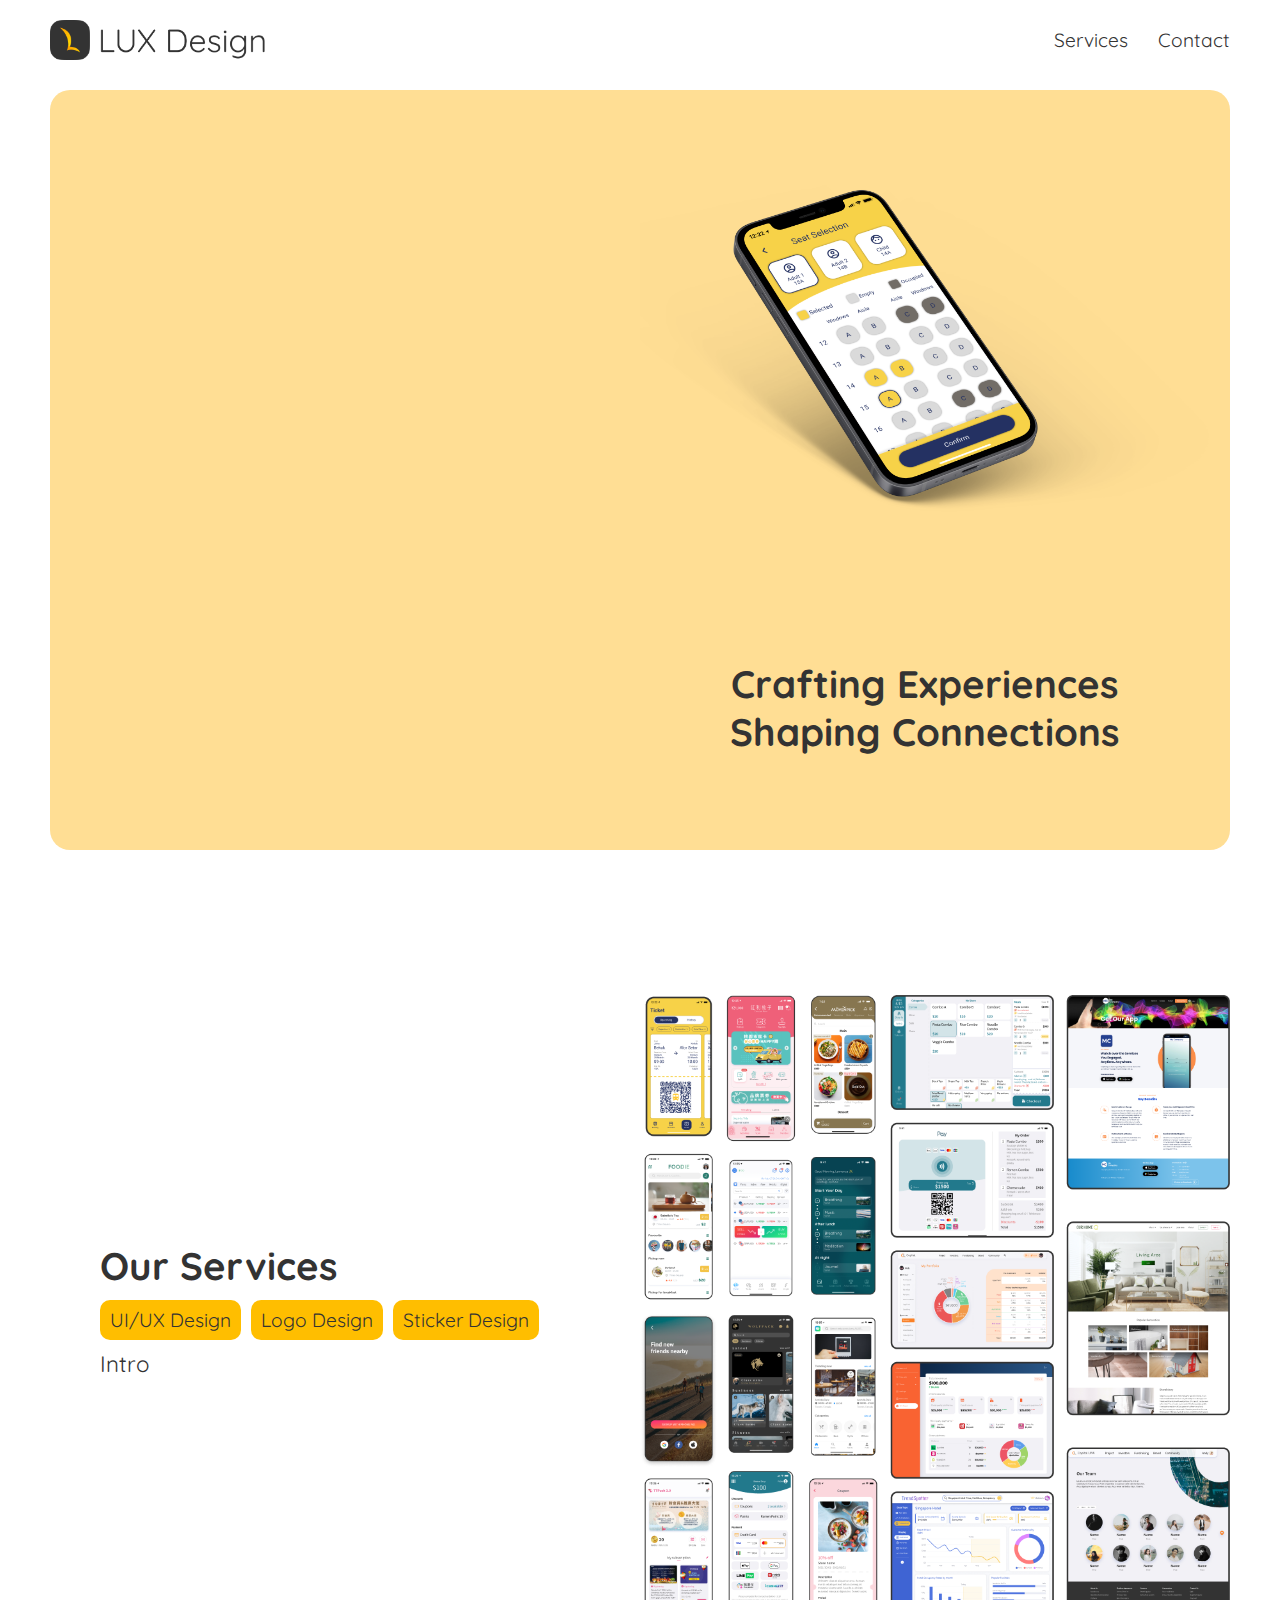
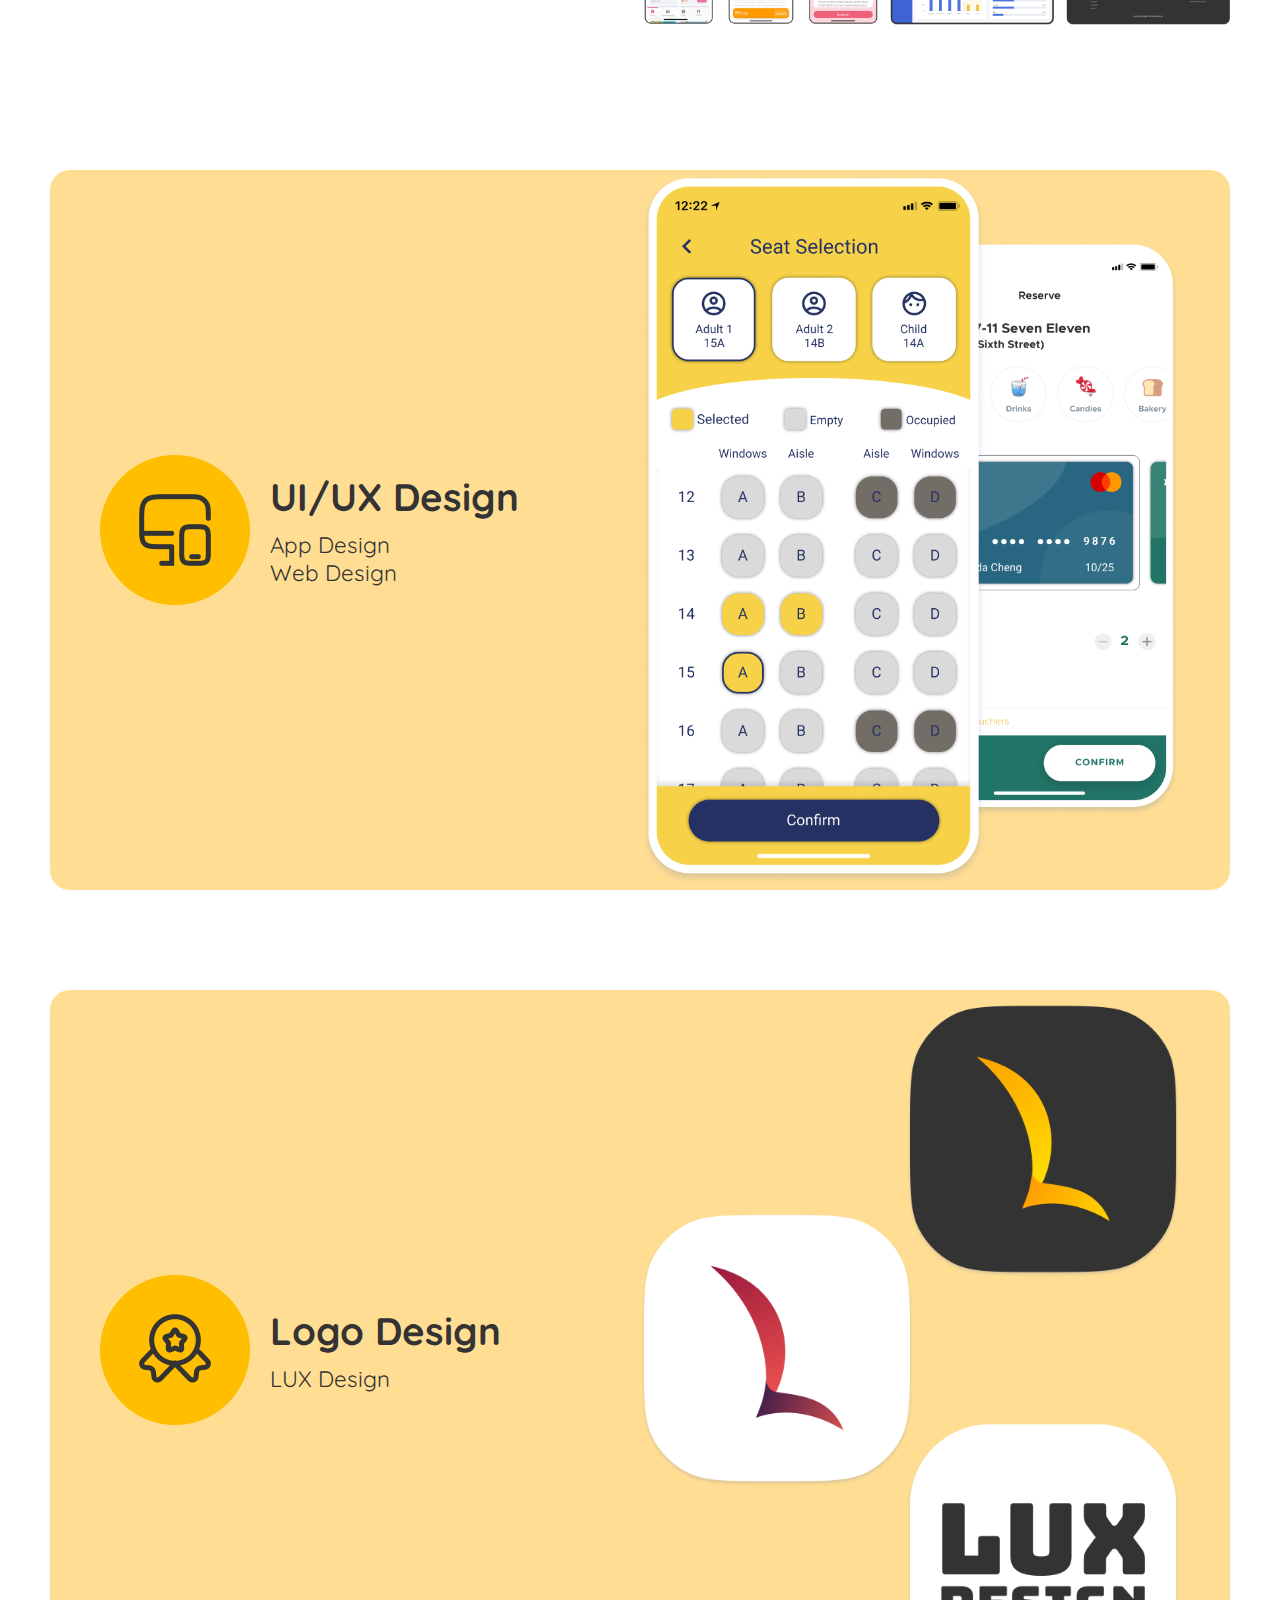
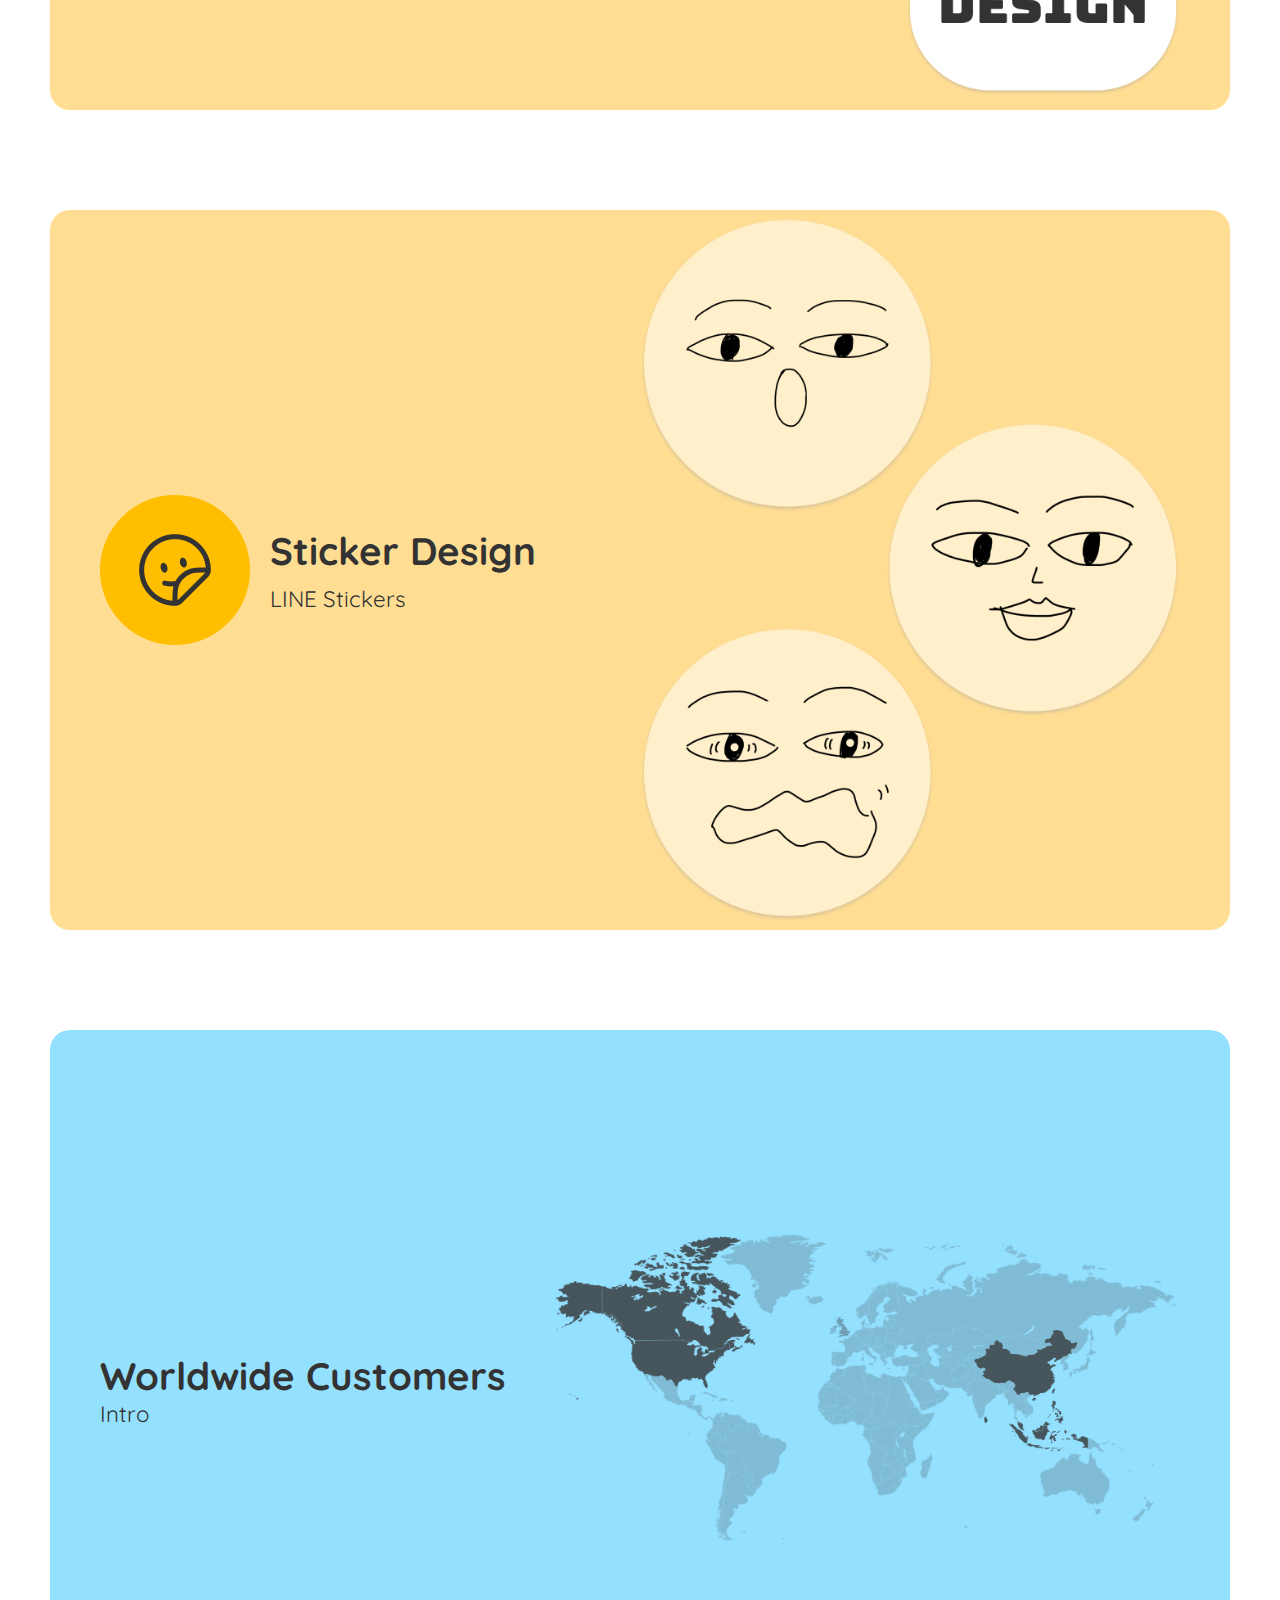
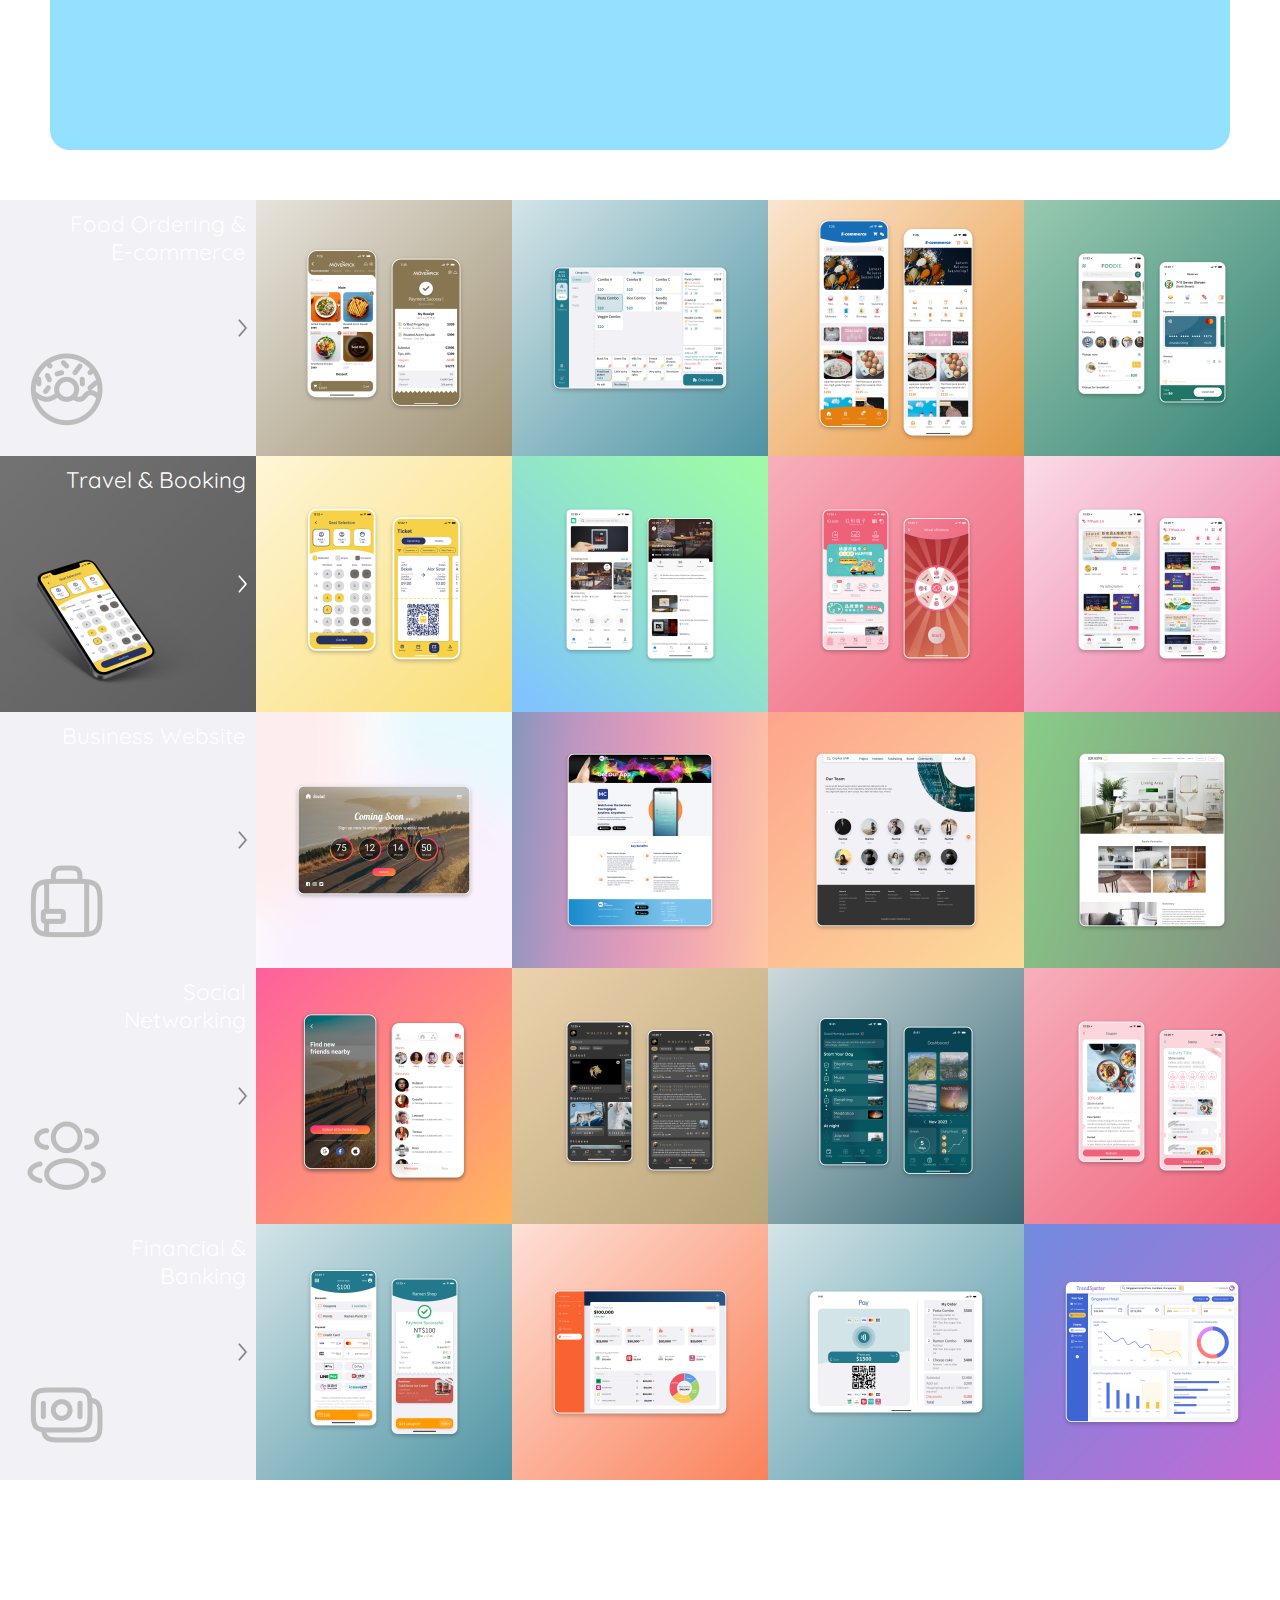
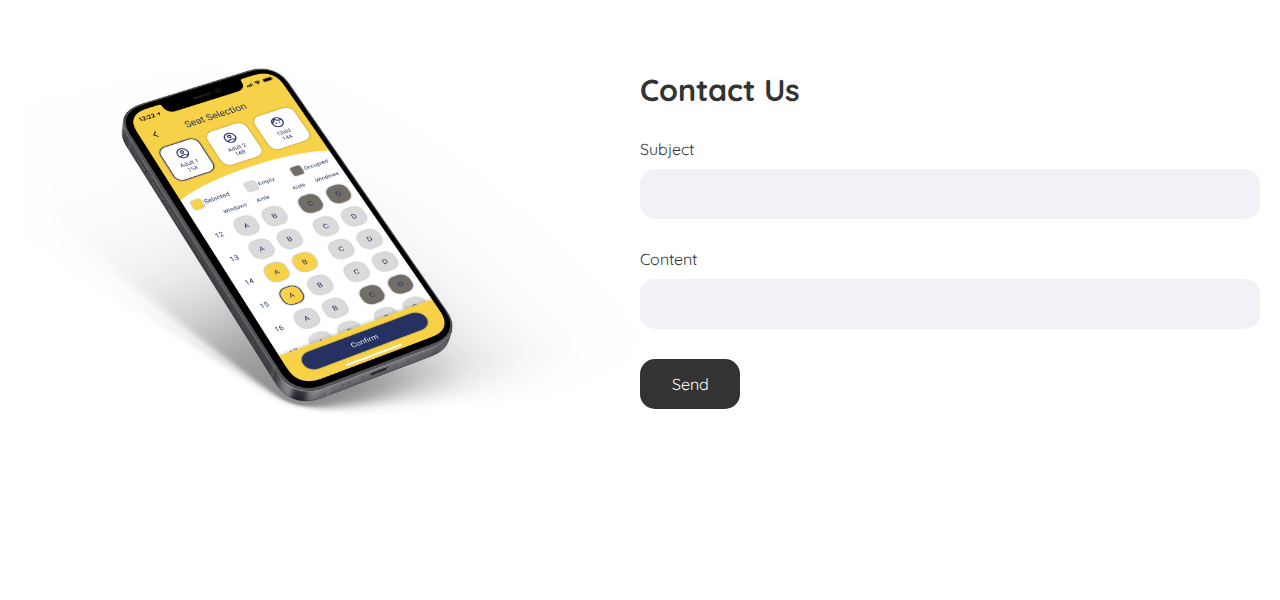
<file: dev/index.html>
<!DOCTYPE html>
<html lang="en" translate="no">
    <head>
        <title>LUX Design</title>
        <link rel="icon" type="image/png" href="../img/logo/favicon.png"/>
        <meta charset="UTF-8">
        <meta name="keywords" content="LUX Design">
        <meta name="description" content="UI/UX Design">
        <meta name="author" content="Lawrence">
        <meta name="format-detection" content="telephone=no">
        <meta name="viewport" content="width=device-width, initial-scale=1.0, maximum-scale=1.0, user-scalable=no"> <!-- Screen Ratio -->
        <meta name="google" content="notranslate">
        <meta property="og:title" content="LUX Design"/>
        <meta property="og:image" content="../img/OG.png"/>
        <meta property="og:description" content="UI/UX Design"/>
        <meta property="og:url" content="luxdesign.io"/>
        <meta property="og:image:width" content="1200"/>
        <meta property="og:image:height" content="627"/>
        <!-- CSS -->
        <link href="./css/style.less" rel="stylesheet/less" type="text/css"/>
    </head>
    <body id="home" class="home">
        <section class="header">
            <a class="logo" href="#covers"><img src="../img/logo/banner.png"></a>
            <div class="menus">
                <a class="menu" href="#services">
                    <span>Services</span>
                </a>
                <!-- <a class="menu" href="#portfolio">
                    <img src="../img/icon/portfolio.svg">
                    <span>Portfolio</span>
                </a> -->
                <!-- <a class="menu" href="#map">
                    <img src="../img/icon/customers.svg">
                    <span>Customers</span>
                </a> -->
                <a class="menu" href="#contact">
                    <!-- <img src="../img/icon/contact.svg"> -->
                    <span>Contact</span>
                </a>
            </div>
        </section>
        <section id="covers" class="covers">
            <div class="cover">
                <img class="img" src="../img/Contact.png">
                <span class="title">Crafting Experiences<br>Shaping Connections</span>
            </div>
        </section>
        <!-- Services -->
        <section id="services" class="services">
            <div class="area">
                <span class="title">Our Services</span>
                <div class="tags">
                    <a class="tag" href="#uiux"><span>UI/UX Design</span></a>
                    <a class="tag" href="#logo"><span>Logo Design</span></a>
                    <a class="tag" href="#sticker"><span>Sticker Design</span></a>
                </div>
                <span class="content">Intro</span>
            </div>
            <img src="../img/Services.png">
        </section>
        <section id="uiux" class="service">
            <div class="cover">
                <img class="logo" src="../img/icon/uiux.png">
                <div class="area">
                    <span class="title">UI/UX Design</span>
                    <span class="content">App Design<br>Web Design</span>
                </div>
                <img class="img" src="../img/UIUX.png">
            </div>
        </section>
        <section id="logo" class="service">
            <div class="cover">
                <img class="logo" src="../img/icon/logo.png">
                <div class="area">
                    <span class="title">Logo Design</span>
                    <span class="content">LUX Design</span>
                </div>
                <img class="img" src="../img/Logos.png">
            </div>
        </section>
        <section id="sticker" class="service">
            <div class="cover">
                <img class="logo" src="../img/icon/sticker.png">
                <div class="area">
                    <span class="title">Sticker Design</span>
                    <span class="content">LINE Stickers</span>
                </div>
                <img class="img" src="../img/Stickers.png">
            </div>
        </section>
        <!-- Intro -->
        <section id="customers" class="intro">
            <div class="cover">
                <div class="area">
                    <span class="title">Worldwide Customers</span>
                    <span class="content">Intro</span>
                </div>
                <img class="img" src="../img/Customers.png">
            </div>
        </section>
        <section id="portfolio" class="portfolios">
            <!-- Food Ordering & E-commerce -->
            <div class="category">
                <img src="../img/category/Food Ordering & E-commerce.png">
                <span class="title">Food Ordering & E-commerce</span>
            </div>
            <a class="portfolio" onclick="popPortfolio('quickclick')">
                <img src="../img/portfolio/QuickClick.png">
            </a>
            <a class="portfolio" onclick="popPortfolio('co')">
                <img src="../img/portfolio/CO.png">
            </a>
            <a class="portfolio" onclick="popPortfolio('ecommerce')">
                <img src="../img/portfolio/E-commerce.png">
            </a>
            <a class="portfolio" onclick="popPortfolio('foodie')">
                <img src="../img/portfolio/Foodie.png">
            </a>
            <!-- Travel & Booking -->
            <div class="category">
                <img src="../img/category/Travel & Booking.png">
                <span class="title">Travel & Booking</span>
            </div>
            <a class="portfolio" onclick="popPortfolio('trainTicketing')">
                <img src="../img/portfolio/Train Ticketing.png">
            </a>
            <a class="portfolio" onclick="popPortfolio('advertisement')">
                <img src="../img/portfolio/Advertisement.png">
            </a>
            <a class="portfolio" onclick="popPortfolio('taoyuanPoint')">
                <img src="../img/portfolio/Taoyuan Point.png">
            </a>
            <a class="portfolio" onclick="popPortfolio('ttpush')">
                <img src="../img/portfolio/TTPush.png">
            </a>
            <!-- Business Website -->
            <div class="category">
                <img src="../img/category/Business Website.png">
                <span class="title">Business Website</span>
            </div>
            <a class="portfolio" onclick="popPortfolio('countdown')">
                <img src="../img/portfolio/Countdown.png">
            </a>
            <a class="portfolio" onclick="popPortfolio('company')">
                <img src="../img/portfolio/Company.png">
            </a>
            <a class="portfolio" onclick="popPortfolio('capitalLink')">
                <img src="../img/portfolio/Capital LINK.png">
            </a>
            <a class="portfolio" onclick="popPortfolio('interiorDesign')">
                <img src="../img/portfolio/Interior design.png">
            </a>
            <!-- Social Networking -->
            <div class="category">
                <img src="../img/category/Social Networking.png">
                <span class="title">Social Networking</span>
            </div>
            <a class="portfolio" onclick="popPortfolio('social')">
                <img src="../img/portfolio/Social.png">
            </a>
            <a class="portfolio" onclick="popPortfolio('wolfpack')">
                <img src="../img/portfolio/WOLFPACK.png">
            </a>
            <a class="portfolio" onclick="popPortfolio('health')">
                <img src="../img/portfolio/Health.png">
            </a>
            <a class="portfolio" onclick="popPortfolio('coupon')">
                <img src="../img/portfolio/Coupon.png">
            </a>
            <!-- Financial & Banking -->
            <div class="category">
                <img src="../img/category/Financial & Banking.png">
                <span class="title">Financial & Banking</span>
            </div>
            <a class="portfolio" onclick="popPortfolio('pay')">
                <img src="../img/portfolio/Pay.png">
            </a>
            <a class="portfolio" onclick="popPortfolio('p360')">
                <img src="../img/portfolio/360.png">
            </a>
            <a class="portfolio" onclick="popPortfolio('qrTap')">
                <img src="../img/portfolio/QR Tap.png">
            </a>
            <a class="portfolio" onclick="popPortfolio('trendspotter')">
                <img src="../img/portfolio/TrendSpotter.png">
            </a>
            <!-- <a class="portfolio">
                <img src="../img/portfolio/Trade.png">
            </a>
            <a class="portfolio">
                <img src="../img/portfolio/Capital.png">
            </a> -->
        </section>
        <!-- <section id="map" class="map">
            <div class="banner">
                <span class="title">Worldwide Customers</span>
            </div>
            <img src="../img/Map.png">
        </section> -->
        <section id="contact" class="contact">
            <img src="../img/Contact.png">
            <form action="mailto:service@luxdesign.io" method="GET">
                <span class="title">Contact Us</span>
                <span class="heading">Subject</span>
                <input class="subject" name="subject" type="text" />
                <span class="heading">Content</span>
                <textarea class="content" name="body" oninput="textarea(this)"></textarea>
                <button class="submit" type="submit">Send</button>
            </form>
        </section>
        <!-- Portfolio popup -->
        <section id="popPortfolio" class="pop" onclick="popClose(this)">
            <div class="pop__body">
                <a class="close" onclick="popClose(this)"><img src="../img/icon/close.svg"></a>
                <img id="popImage" class="image">
                <div id="popDetail" class="detail">
                    <div class="top">
                        <img id="popLogo" class="logo">
                        <span id="popTitle" class="title"></span>
                    </div>
                    <table id="popTable">
                        <tr><th>Date</th>       <td id="popDate"></td></tr>
                        <tr><th>Platform</th>   <td class="platform">
                            <img id="popIos" src="../img/icon/ios.svg">
                            <img id="popAndroid" src="../img/icon/android.svg">
                            <img id="popMobile" src="../img/icon/mobile.svg">
                            <img id="popTablet" src="../img/icon/tablet.svg">
                            <img id="popDesktop" src="../img/icon/desktop.svg">
                        </td></tr>
                        <tr><th>Location</th>     <td id="popLocation"></td></tr>
                        <tr><th>Client</th>     <td id="popClient"></td></tr>
                        <tr><th>Link</th>       <td><a id="popLink" target="_blank"></a></td></tr>
                    </table>
                    <span id="popDescription" class="description"></span>
                </div>
            </div>
        </section>
        
        <!-- Script -->
        <script src="../js/less.js" ></script> <!-- Less -->
        <script src="../js/home.js" ></script>
    </body>
</html>
</file>
